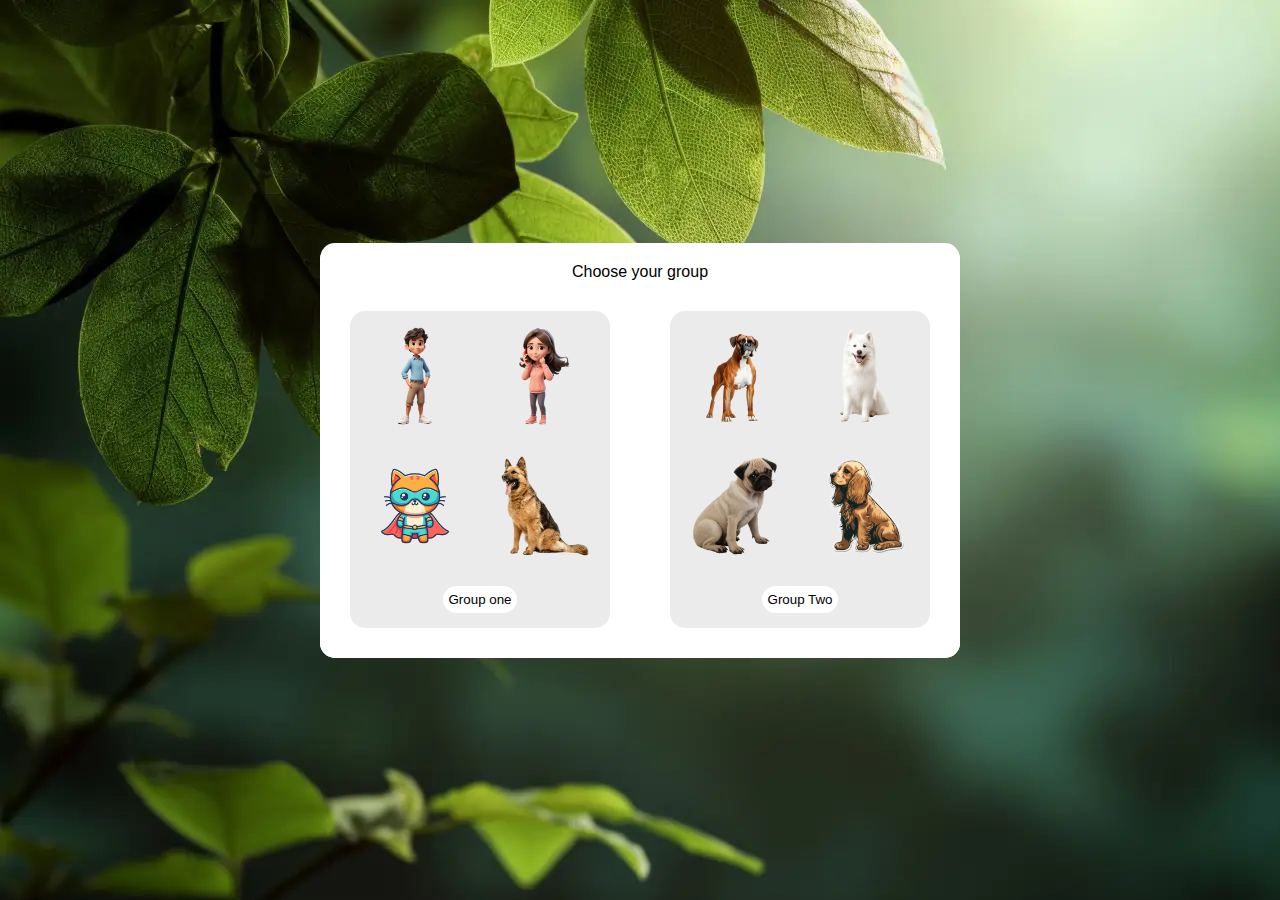
<file: screens/characters.html>
<!DOCTYPE html>
<html lang="en">
  <head>
    <meta charset="UTF-8" />
    <meta name="viewport" content="width=device-width, initial-scale=1.0" />
    <title>characters</title>
    <link rel="stylesheet" href="../style/style.css" />
    <link rel="stylesheet" href="../style/charachters.css" />
  </head>
  <body>
    <div class="mainContainer">
      <div>Choose your group</div>
      <div class="charactersItem">
        <div class="group" id="groupOne">
          <img id="char1" src="../assets/images/boy.png" />
          <img id="char2" src="../assets/images/girl.png" />
          <img id="char3" src="../assets/images/cat.png" />
          <img  id="char4"src="../assets/images/german.png" />
          <button id="groupOneBtn">Group one</button>
        </div>

        <div class="group" id="groupTwo">
          <img id="char5" src="../assets/images/boxer.png" />
          <img id="char6" src="../assets/images/samoyed.png" />
          <img id="char7" src="../assets/images/pug.png" />
          <img id="char8" src="../assets/images/cocker.png" />
          <button id="groupTwoBtn">Group Two</button>
        </div>
      </div>
    </div>
    <script src="../scripts/characters.js"></script>
  </body>
</html>
</file>
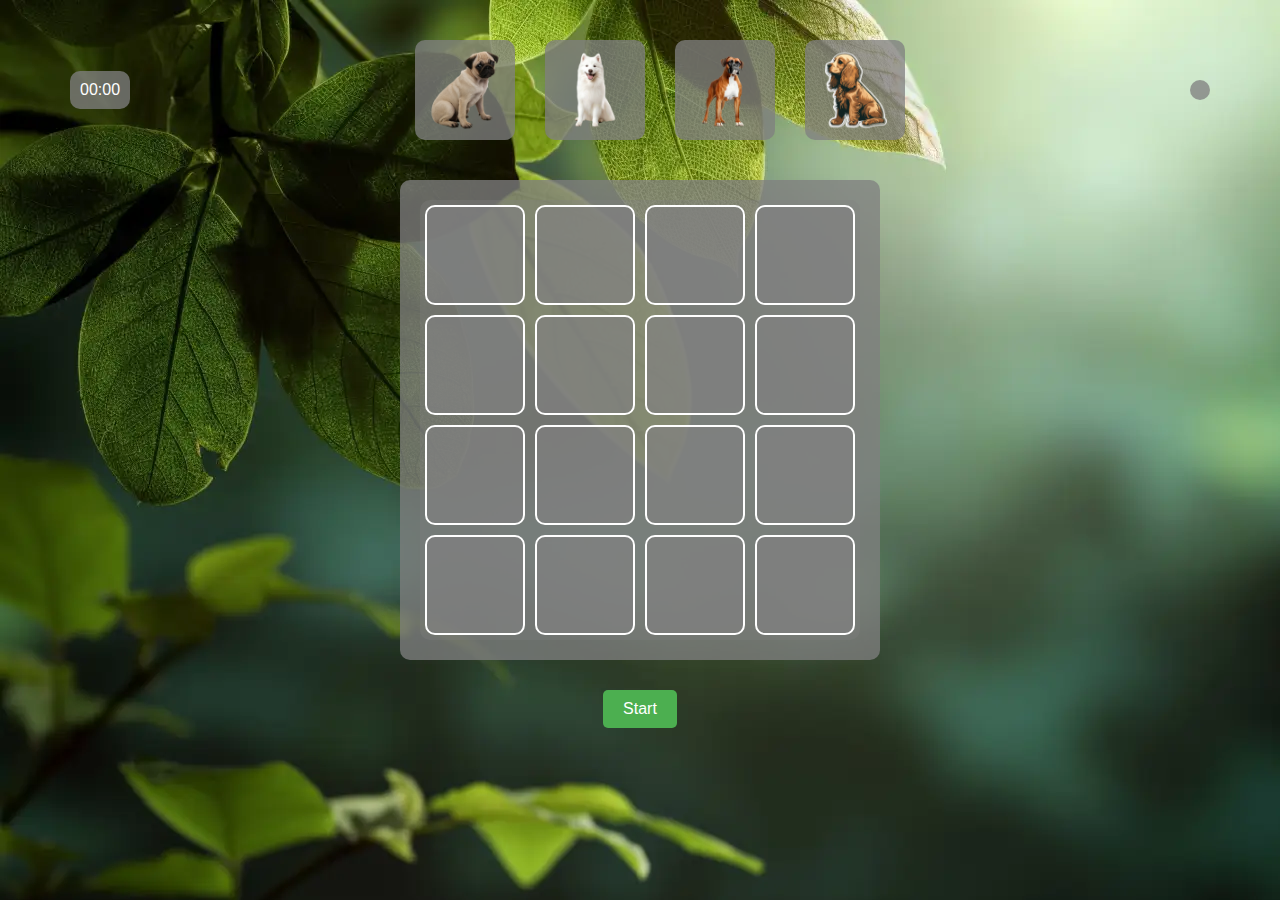
<file: screens/game.html>
<!DOCTYPE html>
<html lang="en">
  <head>
    <meta charset="UTF-8" />
    <meta name="viewport" content="width=device-width, initial-scale=1.0" />
    <title>Game</title>
    <link rel="stylesheet" href="../style/style.css" />
    <link rel="stylesheet" href="../style/game.css" />
  </head>
  <body>
    <div class="upperRow">
      <div class="timerContainer">00:00</div>

      <div class="images">
        <img id="char1" src="../assets/images/pug.png" />
        <img id="char2" src="../assets/images/samoyed.png" />
        <img id="char3" src="../assets/images/boxer.png" />
        <img id="char4" src="../assets/images/cocker.png" />
      </div>

      <div class="userName">Abdo</div>
    </div>

    <div class="gameBoard">
    <table class="sudokuTable">
      <tbody>
         <tr>
          <td><div class="cell"></div></td>
          <td><div class="cell"></div></td>
          <td><div class="cell"></div></td>
          <td><div class="cell"></div></td>
        </tr>
         <tr>
          <td><div class="cell"></div></td>
          <td><div class="cell"></div></td>
          <td><div class="cell"></div></td>
          <td><div class="cell"></div></td>
        </tr>
         <tr>
          <td><div class="cell"></div></td>
          <td><div class="cell"></div></td>
          <td><div class="cell"></div></td>
          <td><div class="cell"></div></td>
        </tr>
         <tr>
          <td><div class="cell"></div></td>
          <td><div class="cell"></div></td>
          <td><div class="cell"></div></td>
          <td><div class="cell"></div></td>
        </tr>
      </tbody>
    </table>
    
    </div>
    <button class="startBtn">Start</button>


    <script src="../scripts/game.js"></script>
  </body>
</html>
</file>
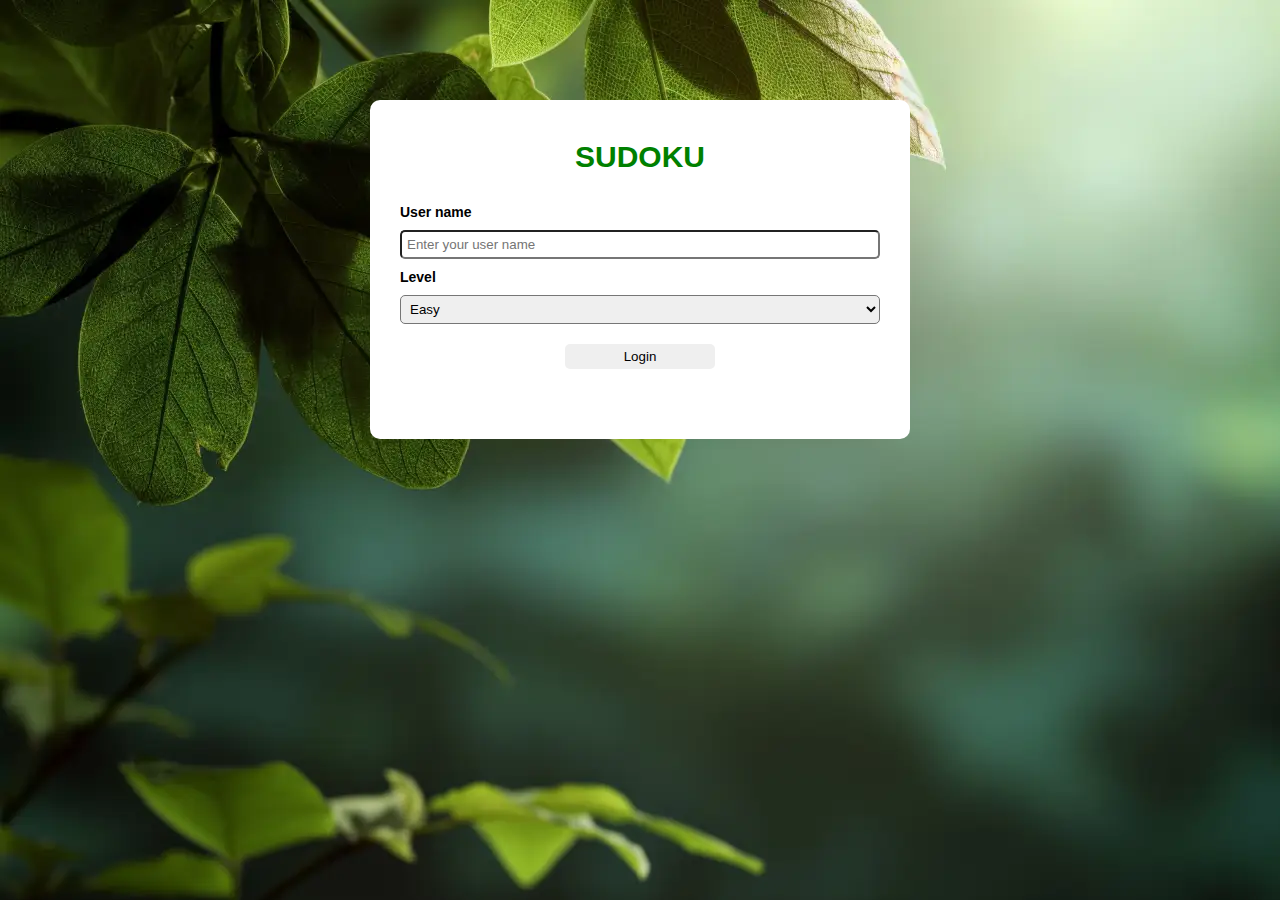
<file: screens/login.html>
<!DOCTYPE html>
<html lang="en">
  <head>
    <meta charset="UTF-8" />
    <meta name="viewport" content="width=device-width, initial-scale=1.0" />
    <title>Login</title>
    <link rel="stylesheet" href="../style/style.css" />
    <link rel="stylesheet" href="../style/login.css" />
  </head>
  <body>
    <form method="get" action="characters.html">
      <div class="container">
        <h1>SUDOKU</h1>
        <h2>User name</h2>
        <input type="text" placeholder="Enter your user name" id="userName" />
        <span id="userNameError">Enter valid username</span>
        <span id="required">Required</span>
        <h2>Level</h2>
        <select name="Level" id="levelDropDown">
          <option value="easy">Easy</option>
          <option value="medium">Medium</option>
          <option value="hard">Hard</option>
          </select>
          <br />
        <button type="submit">Login</button>
      </div>
    </form>
    <script src="../scripts/login.js"></script>
  </body>
</html>
</file>
<file: style/style.css>
* {
  padding: 0;
  margin: 0;
  font-family: "poppins", sans-serif;
  box-sizing: border-box;
}
body {
  background-image: url("../assets/images/background.png");
}
</file>
<file: style/charachters.css>
body {
  display: flex;
  justify-content: center;
  align-items: center;
  height: 100vh;
}

img {
  width: 100px;
}

.mainContainer {
  flex-direction: column;
  border-radius: 15px;
  width: fit-content;
  background-color: #fff;
  display: flex;
  justify-content: center;
  align-items: center;
  padding-top: 20px;
}

.group {
  background-color: #d3d3d375;
  display: grid;
  grid-template-columns: repeat(2, 1fr);
  grid-template-rows: repeat(2, 1fr);
  gap: 30px;
  padding: 15px;
  border-radius: 15px;
  width: fit-content;
  margin: 30px;
}

.group button {
  background-color: white;
  outline: none;
  cursor: pointer;
  grid-column: 1 / -1;
  width: fit-content;
  justify-self: center;
  padding: 6px;
  border-radius: 20px;
  border: none;
}

.charactersItem {
  border-radius: 15px;
  width: fit-content;
  background-color: #fff;
  display: flex;
  justify-content: center;
  align-items: center;
}

.selected {
  border: 3px solid #90ee90;
  box-shadow: 0 0 15px rgba(76, 175, 80, 0.4);
}

.nextBtn {
  margin-bottom: 20px;
  padding: 5px 15px;
  border-radius: 5px;
  border: none;
  display: none;
  cursor: pointer;
}
</file>
<file: style/game.css>
body {
  display: flex;
  align-items: center;
  justify-content: center;
  flex-direction: column;
}

img {
  width: 100px;
  margin: 10px;
  background-color: rgba(128, 128, 128, 0.769);
  border-radius: 10px;
  padding: 10px;
  cursor: pointer;
}

.timerContainer,
.userName {
  color: white;
  background-color: rgba(128, 128, 128, 0.769);
  border-radius: 10px;
  padding: 10px;
  margin-left: 30px;
  margin-right: 30px;

}

.upperRow {
  display: flex;
  align-items: center;
  justify-content: space-between;
  width: 100%;
  padding: 10px 40px;
  box-sizing: border-box;
  margin: 20px;
}

.upperRow .images {
  display: flex;
  justify-content: center;
  gap: 10px;
}

.gameBoard {
  width: fit-content;
  border-radius: 10px;
  background-color: rgba(128, 128, 128, 0.769);
  display: flex;
  justify-content: center;
  align-items: center;
  padding: 20px;
}

.sudokuTable {
  border-collapse: collapse;
  background-color: rgba(128, 128, 128, 0.3);
  border-radius: 10px;
  overflow: hidden;
}

.cell {
  width: 100px;
  height: 100px;
  margin: 5px;
  background-color: rgba(128, 128, 128, 0.7);
  border: 2px solid white;
  border-radius: 10px;
  transition: background-color 0.3s, transform 0.2s;
}

.cell:hover {
  background-color: #4caf50;
  transform: scale(1.05);
  cursor: pointer;
}

.startBtn {
  margin-top: 30px;
  padding: 10px 20px;
  font-size: 16px;
  color: white;
  background-color: #4caf50;
  border: none;
  border-radius: 5px;
  cursor: pointer;
  transition: background-color 0.3s, transform 0.2s;
}
</file>
<file: style/login.css>
.container {
  width: 100%;
  max-width: 540px;
  background-color: #fff;
  margin: 100px auto 20px;
  padding: 40px 30px 70px;
  border-radius: 10px;
}

.container h1 {
  font-size: 30px;
  padding-bottom: 20px;
  display: flex;
  align-items: center;
  justify-content: center;
  color: green;
}

.container h2 {
  font-size: 14px;
  padding-bottom: 10px;
  padding-top: 10px;
}

input {
  padding: 5px;
  width: 100%;
  border-radius: 5px;
  outline: 0;
}

select {
  padding: 5px;
  width: 100%;
  border-radius: 5px;
}

button {
  width: 150px;
  display: flex;
  align-items: center;
  justify-content: center;
  margin: 20px auto 0;
  border-radius: 5px;
  border: 0;
  padding: 5px 10px;
}

span {
  display: none;
  padding: 10px;
  color: red;
}
</file>
